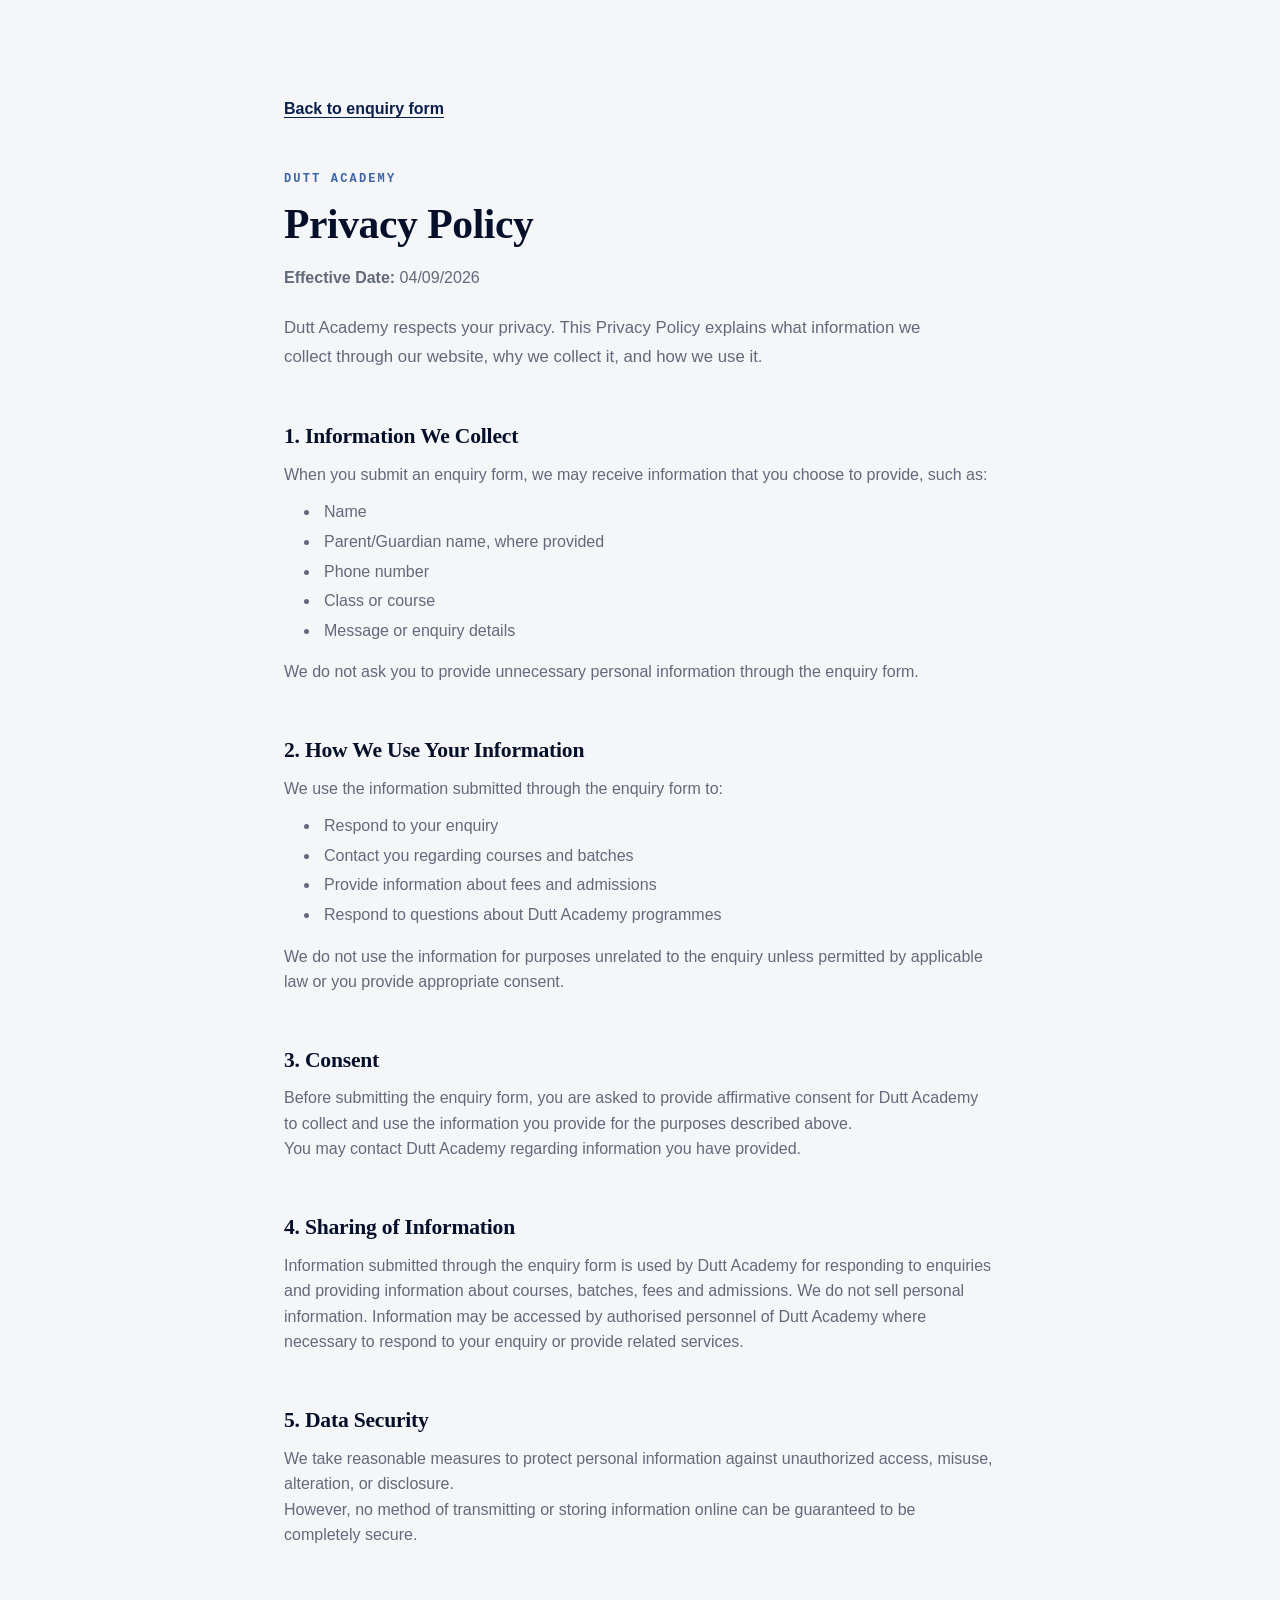
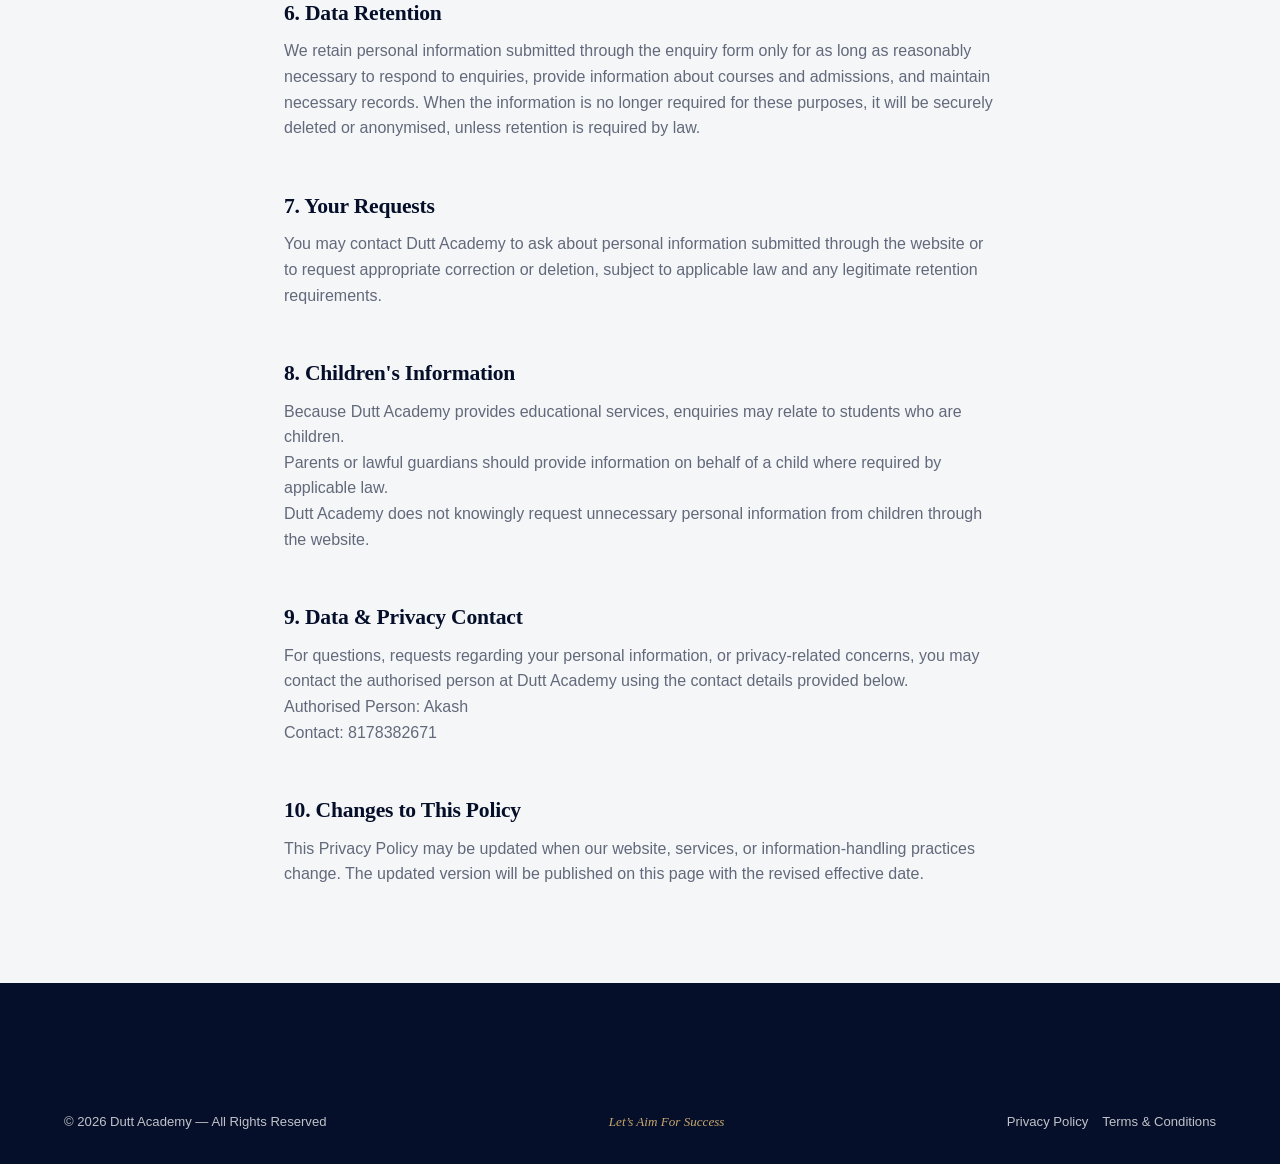
<file: privacy-policy.html>
<!DOCTYPE html>
<html lang="en">
<head>
<meta charset="UTF-8">
<meta name="viewport" content="width=device-width, initial-scale=1.0">
<title>Privacy Policy | Dutt Academy</title>
<meta name="description" content="Privacy information for enquiries submitted to Dutt Academy.">
<meta name="robots" content="index, follow">
<link rel="canonical" href="https://duttacademy.in/privacy-policy.html">
<meta property="og:type" content="article">
<meta property="og:url" content="https://duttacademy.in/privacy-policy.html">
<meta property="og:title" content="Privacy Policy | Dutt Academy">
<meta property="og:description" content="Privacy information for enquiries submitted to Dutt Academy.">
<meta property="og:image" content="https://duttacademy.in/assets/logo/dutt-academy-mark-lg.png">
<meta property="og:site_name" content="Dutt Academy">
<meta name="twitter:card" content="summary_large_image">
<meta name="twitter:title" content="Privacy Policy | Dutt Academy">
<meta name="twitter:description" content="Privacy information for enquiries submitted to Dutt Academy.">
<meta name="twitter:image" content="https://duttacademy.in/assets/logo/dutt-academy-mark-lg.png">
<link rel="icon" type="image/png" sizes="32x32" href="assets/logo/favicon-32.png">
<link rel="stylesheet" href="css/style.css">
<link rel="stylesheet" href="css/responsive.css">
</head>
<body>
<main class="privacy-page">
  <div class="container privacy-page__inner">
    <a class="privacy-page__back" href="index.html#contact">Back to enquiry form</a>
    <p class="eyebrow">DUTT ACADEMY</p>
    <h1 class="section-title">Privacy Policy</h1>
    <p class="privacy-page__effective-date"><strong>Effective Date:</strong> 04/09/2026</p>
    <p class="section-subtitle">Dutt Academy respects your privacy. This Privacy Policy explains what information we collect through our website, why we collect it, and how we use it.</p>

    <h2>1. Information We Collect</h2>
    <p>When you submit an enquiry form, we may receive information that you choose to provide, such as:</p>
    <ul class="privacy-page__list">
      <li>Name</li>
      <li>Parent/Guardian name, where provided</li>
      <li>Phone number</li>
      <li>Class or course</li>
      <li>Message or enquiry details</li>
    </ul>
    <p>We do not ask you to provide unnecessary personal information through the enquiry form.</p>

    <h2>2. How We Use Your Information</h2>
    <p>We use the information submitted through the enquiry form to:</p>
    <ul class="privacy-page__list">
      <li>Respond to your enquiry</li>
      <li>Contact you regarding courses and batches</li>
      <li>Provide information about fees and admissions</li>
      <li>Respond to questions about Dutt Academy programmes</li>
    </ul>
    <p>We do not use the information for purposes unrelated to the enquiry unless permitted by applicable law or you provide appropriate consent.</p>

    <h2>3. Consent</h2>
    <p>Before submitting the enquiry form, you are asked to provide affirmative consent for Dutt Academy to collect and use the information you provide for the purposes described above.</p>
    <p>You may contact Dutt Academy regarding information you have provided.</p>

    <h2>4. Sharing of Information</h2>
    <p>Information submitted through the enquiry form is used by Dutt Academy for responding to enquiries and providing information about courses, batches, fees and admissions. We do not sell personal information. Information may be accessed by authorised personnel of Dutt Academy where necessary to respond to your enquiry or provide related services.</p>

    <h2>5. Data Security</h2>
    <p>We take reasonable measures to protect personal information against unauthorized access, misuse, alteration, or disclosure.</p>
    <p>However, no method of transmitting or storing information online can be guaranteed to be completely secure.</p>

    <h2>6. Data Retention</h2>
    <p>We retain personal information submitted through the enquiry form only for as long as reasonably necessary to respond to enquiries, provide information about courses and admissions, and maintain necessary records. When the information is no longer required for these purposes, it will be securely deleted or anonymised, unless retention is required by law.</p>

    <h2>7. Your Requests</h2>
    <p>You may contact Dutt Academy to ask about personal information submitted through the website or to request appropriate correction or deletion, subject to applicable law and any legitimate retention requirements.</p>

    <h2>8. Children&apos;s Information</h2>
    <p>Because Dutt Academy provides educational services, enquiries may relate to students who are children.</p>
    <p>Parents or lawful guardians should provide information on behalf of a child where required by applicable law.</p>
    <p>Dutt Academy does not knowingly request unnecessary personal information from children through the website.</p>

    <h2>9. Data &amp; Privacy Contact</h2>
    <p>For questions, requests regarding your personal information, or privacy-related concerns, you may contact the authorised person at Dutt Academy using the contact details provided below.</p>
    <p>Authorised Person: Akash<br>Contact: 8178382671</p>

    <h2>10. Changes to This Policy</h2>
    <p>This Privacy Policy may be updated when our website, services, or information-handling practices change. The updated version will be published on this page with the revised effective date.</p>
  </div>
</main>
<footer class="footer">
  <div class="container footer__bottom">
    <p>&copy; 2026 Dutt Academy &mdash; All Rights Reserved</p>
    <p class="footer__slogan">Let&rsquo;s Aim For Success</p>
    <nav class="footer__legal-links" aria-label="Legal">
      <a href="privacy-policy.html">Privacy Policy</a>
      <a href="terms.html">Terms &amp; Conditions</a>
    </nav>
  </div>
</footer>
</body>
</html>
</file>
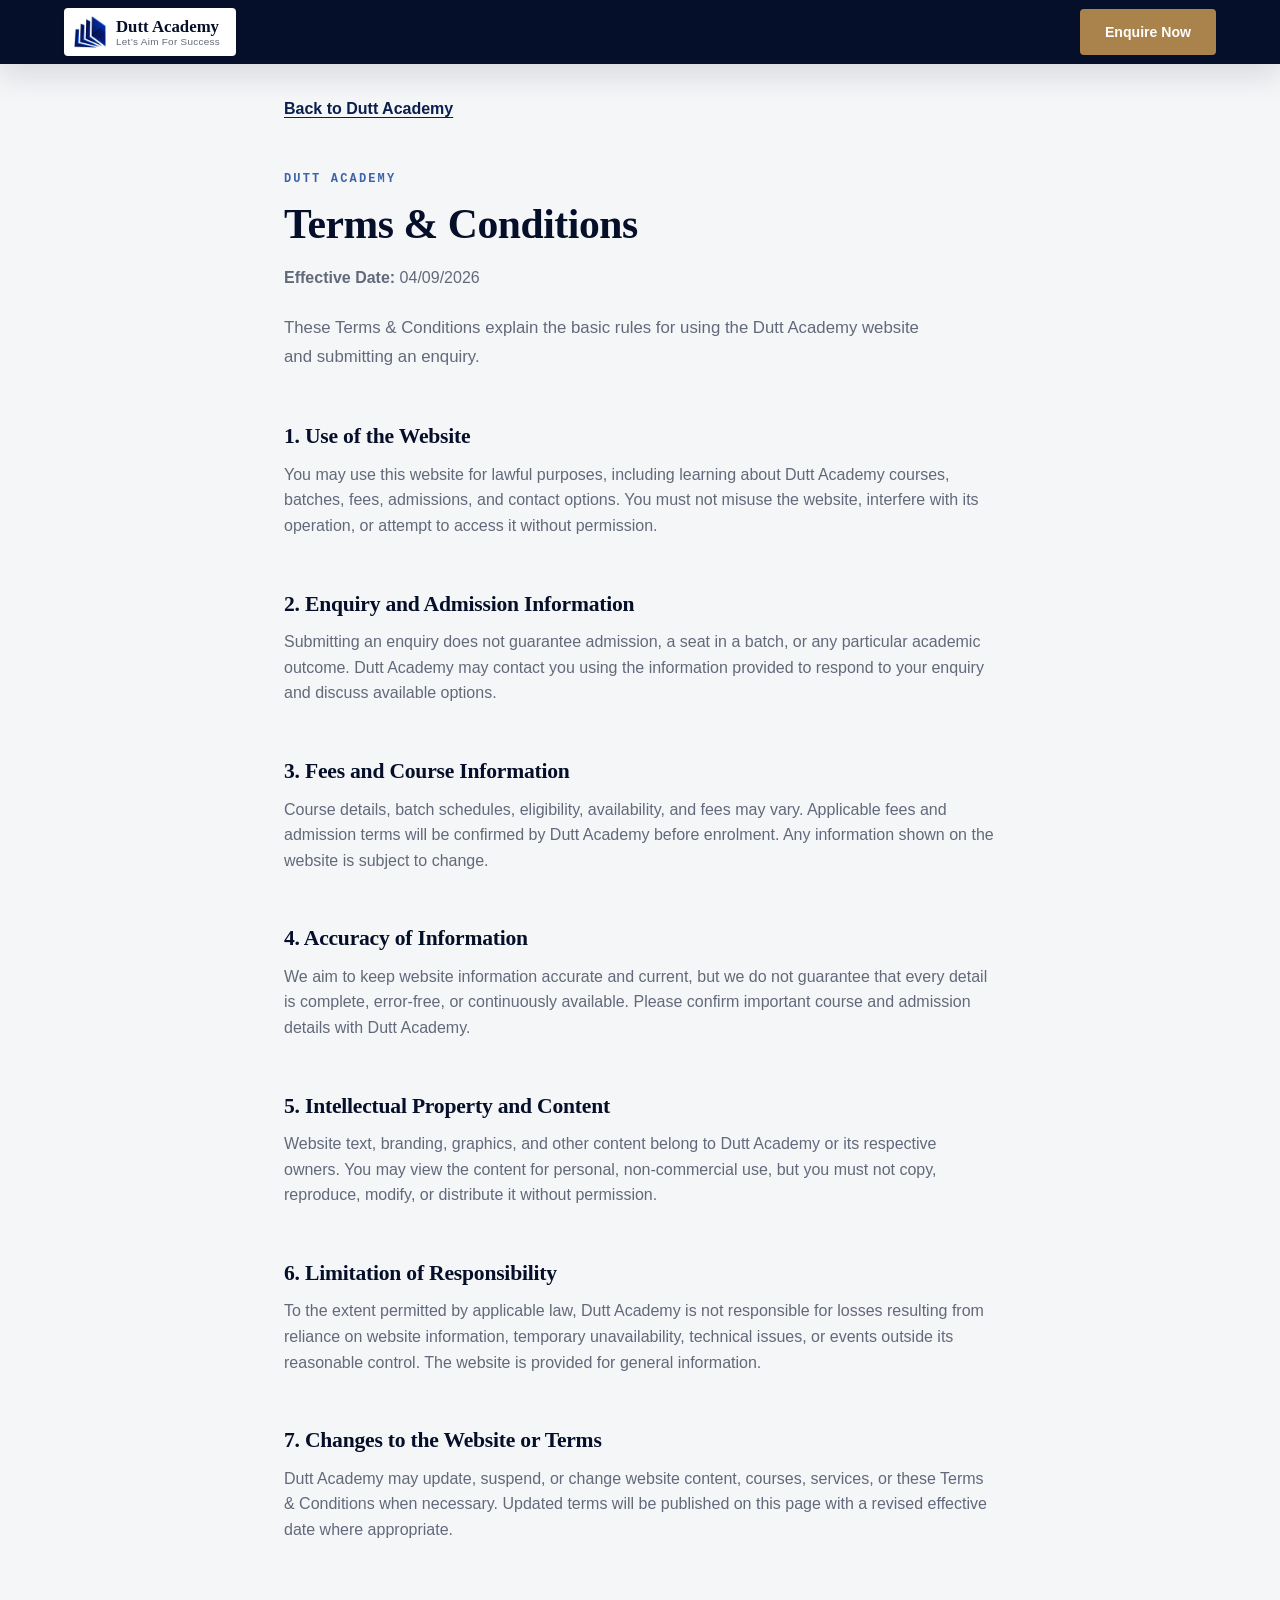
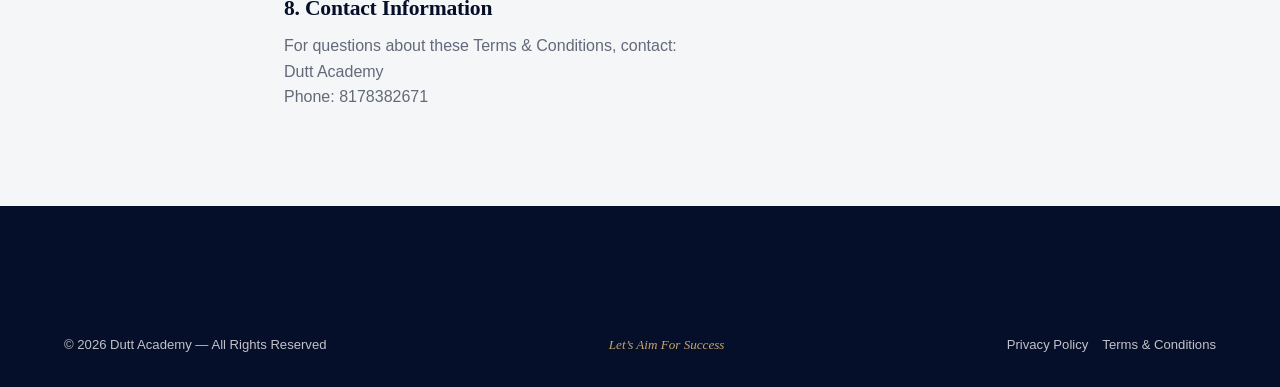
<file: terms.html>
<!DOCTYPE html>
<html lang="en">
<head>
<meta charset="UTF-8">
<meta name="viewport" content="width=device-width, initial-scale=1.0">
<title>Terms &amp; Conditions | Dutt Academy</title>
<meta name="description" content="Read the Terms &amp; Conditions for using the Dutt Academy website, submitting enquiries, and learning about courses and admissions.">
<meta name="robots" content="index, follow">
<link rel="canonical" href="https://duttacademy.in/terms.html">
<meta property="og:type" content="article">
<meta property="og:url" content="https://duttacademy.in/terms.html">
<meta property="og:title" content="Terms &amp; Conditions | Dutt Academy">
<meta property="og:description" content="Read the Terms &amp; Conditions for using the Dutt Academy website and submitting an enquiry.">
<meta property="og:image" content="https://duttacademy.in/assets/logo/dutt-academy-mark-lg.png">
<meta property="og:site_name" content="Dutt Academy">
<meta name="twitter:card" content="summary_large_image">
<meta name="twitter:title" content="Terms &amp; Conditions | Dutt Academy">
<meta name="twitter:description" content="Read the Terms &amp; Conditions for using the Dutt Academy website and submitting an enquiry.">
<meta name="twitter:image" content="https://duttacademy.in/assets/logo/dutt-academy-mark-lg.png">
<link rel="icon" type="image/png" sizes="32x32" href="assets/logo/favicon-32.png">
<link rel="stylesheet" href="css/style.css">
<link rel="stylesheet" href="css/responsive.css">
</head>
<body>
<header class="navbar is-scrolled" id="navbar">
  <div class="container navbar__inner">
    <a href="index.html" class="navbar__brand" aria-label="Dutt Academy home">
      <span class="navbar__logo-chip">
        <img src="assets/logo/dutt-academy-mark-sm.png" alt="Dutt Academy" class="navbar__logo-img" width="160" height="119">
        <span class="navbar__wordmark">
          <span class="navbar__wordmark-name">Dutt Academy</span>
          <span class="navbar__wordmark-tag">Let&rsquo;s Aim For Success</span>
        </span>
      </span>
    </a>
    <a href="index.html#contact" class="btn btn--gold navbar__cta">Enquire Now</a>
  </div>
</header>

<main class="privacy-page" id="main-content">
  <div class="container privacy-page__inner">
    <a class="privacy-page__back" href="index.html">Back to Dutt Academy</a>
    <p class="eyebrow">DUTT ACADEMY</p>
    <h1 class="section-title">Terms &amp; Conditions</h1>
    <p class="privacy-page__effective-date"><strong>Effective Date:</strong> 04/09/2026</p>
    <p class="section-subtitle">These Terms &amp; Conditions explain the basic rules for using the Dutt Academy website and submitting an enquiry.</p>

    <h2>1. Use of the Website</h2>
    <p>You may use this website for lawful purposes, including learning about Dutt Academy courses, batches, fees, admissions, and contact options. You must not misuse the website, interfere with its operation, or attempt to access it without permission.</p>

    <h2>2. Enquiry and Admission Information</h2>
    <p>Submitting an enquiry does not guarantee admission, a seat in a batch, or any particular academic outcome. Dutt Academy may contact you using the information provided to respond to your enquiry and discuss available options.</p>

    <h2>3. Fees and Course Information</h2>
    <p>Course details, batch schedules, eligibility, availability, and fees may vary. Applicable fees and admission terms will be confirmed by Dutt Academy before enrolment. Any information shown on the website is subject to change.</p>

    <h2>4. Accuracy of Information</h2>
    <p>We aim to keep website information accurate and current, but we do not guarantee that every detail is complete, error-free, or continuously available. Please confirm important course and admission details with Dutt Academy.</p>

    <h2>5. Intellectual Property and Content</h2>
    <p>Website text, branding, graphics, and other content belong to Dutt Academy or its respective owners. You may view the content for personal, non-commercial use, but you must not copy, reproduce, modify, or distribute it without permission.</p>

    <h2>6. Limitation of Responsibility</h2>
    <p>To the extent permitted by applicable law, Dutt Academy is not responsible for losses resulting from reliance on website information, temporary unavailability, technical issues, or events outside its reasonable control. The website is provided for general information.</p>

    <h2>7. Changes to the Website or Terms</h2>
    <p>Dutt Academy may update, suspend, or change website content, courses, services, or these Terms &amp; Conditions when necessary. Updated terms will be published on this page with a revised effective date where appropriate.</p>

    <h2>8. Contact Information</h2>
    <p>For questions about these Terms &amp; Conditions, contact:</p>
    <p>Dutt Academy<br>Phone: 8178382671</p>
  </div>
</main>

<footer class="footer">
  <div class="container footer__bottom">
    <p>&copy; 2026 Dutt Academy &mdash; All Rights Reserved</p>
    <p class="footer__slogan">Let&rsquo;s Aim For Success</p>
    <nav class="footer__legal-links" aria-label="Legal">
      <a href="privacy-policy.html">Privacy Policy</a>
      <a href="terms.html">Terms &amp; Conditions</a>
    </nav>
  </div>
</footer>
</body>
</html>
</file>
<file: css/style.css>
/* ==========================================================================
   Dutt Academy — Design System & Base Styles
   ========================================================================== */

:root {
  /* Brand colors */
  --color-primary: #0B1F4D;
  --color-primary-dark: #060F29;
  --color-primary-light: #1E3A73;
  --color-accent: #3D63A8;
  --color-accent-soft: #E9EDF6;
  --color-black: #0A0A0C;
  --color-white: #FFFFFF;
  --color-off-white: #F5F6F8;
  --color-muted: #62697A;
  --color-border: #E2E5EC;
  --color-gold: #A9824C;
  --color-gold-light: #C7A66F;

  /* Typography */
  --font-display: 'Fraunces', Georgia, serif;
  --font-body: 'Inter', -apple-system, BlinkMacSystemFont, 'Segoe UI', sans-serif;
  --font-mono: 'IBM Plex Mono', 'Courier New', monospace;

  /* Radius */
  --radius-sm: 4px;
  --radius-md: 10px;
  --radius-lg: 20px;

  /* Shadows */
  --shadow-sm: 0 1px 3px rgba(6, 15, 41, 0.08);
  --shadow-md: 0 12px 30px rgba(6, 15, 41, 0.12);
  --shadow-lg: 0 24px 60px rgba(6, 15, 41, 0.22);

  /* Spacing scale */
  --space-1: 0.25rem;
  --space-2: 0.5rem;
  --space-3: 0.75rem;
  --space-4: 1rem;
  --space-5: 1.5rem;
  --space-6: 2rem;
  --space-8: 3rem;
  --space-10: 4rem;
  --space-12: 6rem;

  /* Motion */
  --transition-fast: 180ms cubic-bezier(.4,0,.2,1);
  --transition-base: 280ms cubic-bezier(.4,0,.2,1);
  --transition-slow: 500ms cubic-bezier(.4,0,.2,1);

  --container-width: 1200px;
  --navbar-height: 84px;
}

@media (prefers-reduced-motion: reduce) {
  *, *::before, *::after {
    animation-duration: 0.001ms !important;
    animation-iteration-count: 1 !important;
    transition-duration: 0.001ms !important;
    scroll-behavior: auto !important;
  }
}

/* ---------- Reset ---------- */
*, *::before, *::after { box-sizing: border-box; }
html { scroll-behavior: smooth; scroll-padding-top: var(--navbar-height); }
body {
  margin: 0;
  font-family: var(--font-body);
  color: var(--color-black);
  background: var(--color-white);
  line-height: 1.6;
  -webkit-font-smoothing: antialiased;
  overflow-x: hidden;
}
body.modal-open {
  overflow: hidden;
  touch-action: none;
}
img { max-width: 100%; display: block; }
a { color: inherit; text-decoration: none; touch-action: manipulation; }
ul { list-style: none; margin: 0; padding: 0; }
button { font: inherit; cursor: pointer; touch-action: manipulation; }
input, select, textarea { font: inherit; }
h1, h2, h3, h4 { font-family: var(--font-display); margin: 0; font-weight: 600; letter-spacing: -0.01em; }
p { margin: 0; }

.skip-link {
  position: absolute;
  left: -999px;
  top: 0;
  background: var(--color-primary);
  color: #fff;
  padding: 12px 20px;
  z-index: 2000;
  border-radius: 0 0 var(--radius-sm) 0;
}
.skip-link:focus { left: 0; }

:focus-visible {
  outline: 2px solid var(--color-gold);
  outline-offset: 3px;
}

.container {
  width: 100%;
  max-width: var(--container-width);
  margin: 0 auto;
  padding: 0 24px;
}

.eyebrow {
  font-family: var(--font-mono);
  font-size: 0.75rem;
  font-weight: 600;
  letter-spacing: 0.18em;
  text-transform: uppercase;
  color: var(--color-accent);
  margin: 0 0 var(--space-3);
}
.eyebrow--light { color: var(--color-gold-light); }

.section-title {
  font-size: clamp(1.75rem, 1.4rem + 1.5vw, 2.75rem);
  line-height: 1.15;
  color: var(--color-primary-dark);
  margin-bottom: var(--space-4);
}
.section-title--light { color: var(--color-white); }

.section-subtitle {
  font-size: 1.05rem;
  color: var(--color-muted);
  max-width: 640px;
  line-height: 1.7;
}

.section-heading { margin-bottom: var(--space-10); }
.section-heading--light .section-subtitle { color: rgba(255,255,255,0.72); }

/* ---------- Buttons ---------- */
.btn {
  display: inline-flex;
  align-items: center;
  justify-content: center;
  gap: 8px;
  padding: 14px 30px;
  border-radius: var(--radius-sm);
  font-weight: 600;
  font-size: 0.95rem;
  border: 1px solid transparent;
  transition: transform var(--transition-fast), box-shadow var(--transition-fast), background var(--transition-fast), color var(--transition-fast), border-color var(--transition-fast);
  white-space: nowrap;
}
.btn--primary {
  background: var(--color-primary);
  color: var(--color-white);
  box-shadow: var(--shadow-sm);
}
.btn--primary:hover { background: var(--color-primary-light); box-shadow: var(--shadow-md); transform: translateY(-2px); }

.btn--gold {
  background: var(--color-gold);
  color: var(--color-white);
}
.btn--gold:hover { background: var(--color-gold-light); transform: translateY(-2px); box-shadow: var(--shadow-md); }

.btn--outline-light {
  border-color: rgba(255,255,255,0.5);
  color: var(--color-white);
  background: transparent;
}
.btn--outline-light:hover { background: rgba(255,255,255,0.1); border-color: #fff; }

.btn--outline-dark {
  border-color: var(--color-primary);
  color: var(--color-primary);
  background: transparent;
}
.btn--outline-dark:hover { background: var(--color-primary); color: #fff; }

/* ==========================================================================
   Navbar
   ========================================================================== */
.navbar {
  position: fixed;
  top: 0; left: 0; right: 0;
  z-index: 1000;
  transition: background var(--transition-base), box-shadow var(--transition-base), padding var(--transition-base);
  padding: 14px 0;
}
.navbar__inner {
  display: flex;
  align-items: center;
  justify-content: space-between;
  gap: var(--space-6);
}
.navbar__brand { display: inline-flex; align-items: center; }
.navbar__logo-chip {
  display: inline-flex;
  align-items: center;
  gap: 10px;
  background: #fff;
  padding: 8px 16px 8px 10px;
  border-radius: var(--radius-sm);
  box-shadow: var(--shadow-sm);
}
.navbar__logo-img { height: 32px; width: auto; }
.navbar__wordmark { display: flex; flex-direction: column; line-height: 1.15; }
.navbar__wordmark-name { font-family: var(--font-display); font-weight: 700; font-size: 1.05rem; color: var(--color-primary-dark); }
.navbar__wordmark-tag { font-family: var(--font-body); font-size: 0.62rem; letter-spacing: 0.03em; color: var(--color-muted); }

.navbar__nav { flex: 1; display: flex; justify-content: center; }
.navbar__list { display: flex; gap: var(--space-6); }
.navbar__link {
  font-size: 0.95rem;
  font-weight: 500;
  color: var(--color-white);
  position: relative;
  padding: 6px 2px;
  transition: color var(--transition-fast);
}
.navbar__link::after {
  content: '';
  position: absolute;
  left: 0; bottom: 0;
  width: 0; height: 2px;
  background: var(--color-gold);
  transition: width var(--transition-fast);
}
.navbar__link:hover::after { width: 100%; }

.navbar__cta { padding: 11px 24px; font-size: 0.88rem; }

.navbar__toggle {
  display: none;
  flex-direction: column;
  justify-content: center;
  align-items: center;
  gap: 4.5px;
  width: 44px;
  height: 44px;
  background: transparent;
  border: none;
  padding: 0;
  cursor: pointer;
}
.navbar__toggle-bar {
  height: 2px;
  width: 25px;
  background: var(--color-white);
  border-radius: 2px;
  transition: transform var(--transition-fast), opacity var(--transition-fast);
  transform-origin: center;
}
.navbar__toggle.is-active .navbar__toggle-bar:nth-child(1) { transform: translateY(6.5px) rotate(45deg); }
.navbar__toggle.is-active .navbar__toggle-bar:nth-child(2) { opacity: 0; }
.navbar__toggle.is-active .navbar__toggle-bar:nth-child(3) { transform: translateY(-6.5px) rotate(-45deg); }

.navbar.is-scrolled {
  background: var(--color-primary-dark);
  box-shadow: var(--shadow-md);
  padding: 8px 0;
}
.navbar:not(.is-scrolled) .navbar__link { color: var(--color-white); text-shadow: 0 1px 4px rgba(0,0,0,0.35); }

.mobile-menu {
  max-height: 0;
  overflow: hidden;
  background: var(--color-primary-dark);
  transition: max-height var(--transition-slow);
}
.mobile-menu.is-open { max-height: 480px; }
.mobile-menu__list { padding: var(--space-4) 24px var(--space-6); display: flex; flex-direction: column; gap: var(--space-2); }
.mobile-menu__link {
  display: block;
  padding: 12px 4px;
  color: #fff;
  font-weight: 500;
  border-bottom: 1px solid rgba(255,255,255,0.08);
}
.mobile-menu__cta { margin-top: var(--space-3); text-align: center; }

/* ==========================================================================
   Hero
   ========================================================================== */
.hero {
  position: relative;
  padding: calc(var(--navbar-height) + 64px) 0 var(--space-12);
  overflow: hidden;
  background: var(--color-primary-dark);
}
.hero__backdrop {
  position: absolute; inset: 0;
  background:
    radial-gradient(60% 55% at 82% 18%, rgba(61,99,168,0.35), transparent 60%),
    linear-gradient(160deg, var(--color-primary-dark) 0%, var(--color-primary) 55%, var(--color-primary-dark) 100%);
  z-index: 0;
}
.hero__inner {
  position: relative;
  z-index: 1;
  display: grid;
  grid-template-columns: minmax(0, 1.05fr) minmax(0, 0.95fr);
  gap: var(--space-10);
  align-items: center;
}
.hero__headline {
  font-size: clamp(2.2rem, 1.6rem + 2.6vw, 3.6rem);
  color: var(--color-white);
  line-height: 1.12;
  margin-bottom: var(--space-5);
}
.hero__lede {
  color: rgba(255,255,255,0.78);
  font-size: 1.08rem;
  max-width: 520px;
  margin-bottom: var(--space-6);
}
.hero__actions { display: flex; gap: var(--space-4); flex-wrap: wrap; margin-bottom: var(--space-6); }
.hero__trust-line {
  font-family: var(--font-mono);
  font-size: 0.8rem;
  letter-spacing: 0.04em;
  color: var(--color-gold-light);
}

.hero__visual { position: relative; height: 460px; }
.hero__pages {
  position: absolute;
  top: 50%; left: 50%;
  width: 92%; height: auto;
  transform: translate(-50%, -50%);
  filter: drop-shadow(0 30px 50px rgba(0,0,0,0.45));
}
.hero__card {
  position: absolute;
  background: rgba(255,255,255,0.96);
  border-radius: var(--radius-md);
  padding: 14px 18px;
  box-shadow: var(--shadow-lg);
  display: flex;
  flex-direction: column;
  gap: 2px;
  backdrop-filter: blur(6px);
}
.hero__card-value { font-family: var(--font-display); font-weight: 700; color: var(--color-primary-dark); font-size: 1.15rem; }
.hero__card-label { font-family: var(--font-mono); font-size: 0.68rem; letter-spacing: 0.04em; color: var(--color-muted); text-transform: uppercase; }
.hero__card--1 { top: 6%; right: 4%; }
.hero__card--2 { bottom: 30%; left: -2%; }
.hero__card--3 { bottom: 4%; right: 10%; }

/* ==========================================================================
   Stats strip
   ========================================================================== */
.stats { background: var(--color-white); padding: var(--space-10) 0 var(--space-6); border-bottom: 1px solid var(--color-border); }
.stats__grid {
  display: grid;
  grid-template-columns: repeat(4, minmax(0, 1fr));
  gap: var(--space-6);
  text-align: center;
}
.stats__item { display: flex; flex-direction: column; gap: 6px; }
.stats__number, .stats__text {
  font-family: var(--font-display);
  font-size: clamp(2rem, 1.6rem + 1.4vw, 2.75rem);
  font-weight: 700;
  color: var(--color-primary);
}
.stats__label { color: var(--color-muted); font-size: 0.92rem; }
.stats__disclaimer { color: var(--color-muted); font-size: 0.78rem; margin-top: var(--space-5); text-align: center; }

/* ==========================================================================
   About
   ========================================================================== */
.about { padding: var(--space-12) 0; background: var(--color-off-white); }
.about__grid {
  display: grid;
  grid-template-columns: 1fr;
  gap: var(--space-6);
  align-items: start;
}
.about__content { width: 100%; }
.about__subheading { font-family: var(--font-display); font-size: 1.3rem; color: var(--color-primary-dark); margin: 0 0 var(--space-5); }

.feature-list { display: grid; grid-template-columns: minmax(0, 1fr) minmax(0, 1fr); gap: var(--space-5); }
.feature-list__item { display: flex; gap: 14px; align-items: flex-start; }
.feature-list__icon {
  flex: none;
  width: 40px; height: 40px;
  border-radius: var(--radius-sm);
  background: var(--color-accent-soft);
  color: var(--color-primary);
  display: flex; align-items: center; justify-content: center;
}
.feature-list__icon svg { width: 20px; height: 20px; }
.feature-list__title { font-weight: 600; color: var(--color-primary-dark); margin: 0 0 2px; }
.feature-list__desc { color: var(--color-muted); font-size: 0.9rem; margin: 0; }

/* ========================================================================
    Page not found
    ======================================================================== */
  .not-found { min-height: calc(100vh - var(--navbar-height)); padding: calc(var(--navbar-height) + var(--space-10)) 0 var(--space-8); background: var(--color-white); overflow: hidden; }
  .not-found__inner { display: grid; grid-template-columns: minmax(0, 0.92fr) minmax(0, 1.08fr); gap: var(--space-8); align-items: center; min-height: 480px; }
  .not-found__content { min-width: 0; }
  .not-found__code { color: var(--color-primary); font-family: var(--font-display); font-size: clamp(5rem, 12vw, 9rem); font-weight: 700; line-height: 0.85; }
  .not-found__title { max-width: 560px; margin-top: var(--space-5); color: var(--color-primary-dark); font-size: clamp(2rem, 3.6vw, 3.2rem); line-height: 1.08; }
  .not-found__message { max-width: 480px; margin-top: var(--space-4); color: var(--color-muted); font-size: 1.05rem; line-height: 1.65; }
  .not-found__rule { display: block; width: 120px; height: 2px; margin: var(--space-5) 0; background: var(--color-gold); }
  .not-found__return-message { color: var(--color-primary-dark); font-size: 1rem; margin-bottom: var(--space-5); }
  .not-found__home-button { padding: 13px 24px; }
  .not-found__illustration { position: relative; width: 100%; max-width: 560px; height: 430px; margin: 0 auto; overflow: hidden; background: linear-gradient(145deg, var(--color-accent-soft), var(--color-white) 68%); border-radius: var(--radius-lg); }
  .not-found__sun { position: absolute; width: 300px; height: 300px; top: 34px; left: 50%; transform: translateX(-50%); border-radius: 50%; background: rgba(233,237,246,0.75); }
  .not-found__post { position: absolute; z-index: 2; width: 22px; height: 290px; left: 50%; bottom: 62px; transform: translateX(-50%); border-radius: 10px 10px 3px 3px; background: linear-gradient(90deg, var(--color-primary-dark), var(--color-primary-light), var(--color-primary-dark)); box-shadow: 8px 8px 0 rgba(11,31,77,0.08); }
  .not-found__sign { position: absolute; z-index: 3; display: flex; align-items: center; justify-content: center; width: 190px; height: 54px; color: var(--color-white); background: var(--color-primary); font-family: var(--font-mono); font-size: 0.72rem; font-weight: 600; letter-spacing: 0.1em; }
  .not-found__sign--top { top: 122px; left: calc(50% - 168px); transform: rotate(12deg); clip-path: polygon(0 0, 100% 0, 88% 100%, 0 100%); }
  .not-found__sign--bottom { top: 195px; left: calc(50% - 22px); color: var(--color-primary-dark); background: var(--color-white); border: 1px solid var(--color-border); transform: rotate(-8deg); clip-path: polygon(0 0, 100% 0, 88% 100%, 0 100%); }
  .not-found__book { position: absolute; z-index: 4; left: calc(50% - 142px); width: 180px; height: 28px; border: 5px solid var(--color-primary); border-radius: 10px 4px 4px 10px; background: var(--color-white); box-shadow: 10px 8px 0 var(--color-gold); }
  .not-found__book--top { bottom: 87px; transform: rotate(-4deg); }
  .not-found__book--middle { bottom: 61px; left: calc(50% - 128px); transform: rotate(3deg); border-color: var(--color-gold); box-shadow: 10px 8px 0 var(--color-primary); }
  .not-found__book--bottom { bottom: 38px; left: calc(50% - 116px); transform: rotate(-2deg); }
  .not-found__ground { position: absolute; z-index: 1; width: 76%; height: 22px; left: 12%; bottom: 32px; border-radius: 50%; background: rgba(11,31,77,0.12); }
  .not-found__help { padding: var(--space-5) 0; color: var(--color-muted); background: var(--color-off-white); text-align: center; }
  .not-found__help a { color: var(--color-primary); text-decoration: underline; text-underline-offset: 3px; }
  .not-found__help a:hover { color: var(--color-accent); }
/* ========================================================================
   Special batches
   ======================================================================== */
.special-batches { padding: var(--space-12) 0; background: var(--color-white); }
.special-batches .section-heading { margin-bottom: var(--space-6); }
.special-batches__grid { display: grid; grid-template-columns: repeat(3, minmax(0, 1fr)); gap: var(--space-5); }
.special-batch-card {
  display: grid;
  grid-template-columns: minmax(0, 1fr) minmax(130px, 0.72fr);
  min-width: 0;
  min-height: 230px;
  overflow: hidden;
  border: 1px solid var(--color-border);
  border-top: 3px solid var(--color-gold);
  border-radius: var(--radius-md);
  background: var(--color-white);
  box-shadow: var(--shadow-sm);
  transition: transform var(--transition-base), box-shadow var(--transition-base);
}
.special-batch-card:hover { transform: translateY(-4px); box-shadow: var(--shadow-md); }
.special-batch-card__content { display: flex; flex-direction: column; align-items: flex-start; min-width: 0; padding: var(--space-5); }
.special-batch-card__eyebrow { margin-bottom: var(--space-3); color: var(--color-gold); font-family: var(--font-mono); font-size: 0.65rem; font-weight: 600; letter-spacing: 0.08em; line-height: 1.4; }
.special-batch-card__title { color: var(--color-primary-dark); font-size: 1.35rem; line-height: 1.2; }
.special-batch-card__meta { margin-top: var(--space-3); color: var(--color-muted); font-size: 0.82rem; line-height: 1.5; }
.special-batch-card__meta strong { color: var(--color-primary); font-weight: 600; }
.special-batch-card__button { margin-top: auto; padding: 10px 16px; font-size: 0.82rem; }
.special-batch-card__image { min-width: 0; background: var(--color-accent-soft); border-left: 1px solid var(--color-border); }
.special-batch-card__image--biology { overflow: hidden; }
.special-batch-card__image--biology img { width: 100%; height: 100%; object-fit: cover; object-position: 50% 18%; transform: scale(1.5); transform-origin: 50% 18%; }
.special-batch-card__image--chemistry { overflow: hidden; }
.special-batch-card__image--chemistry img { width: 100%; height: 100%; object-fit: cover; object-position: 50% 28%; }
.special-batch-card__image--physics { overflow: hidden; }
.special-batch-card__image--physics img { width: 100%; height: 100%; object-fit: cover; object-position: 50% 24%; }
.special-batch-card__image--akash { overflow: hidden; }
.special-batch-card__image--akash img { width: 100%; height: 100%; object-fit: cover; object-position: 50% 22%; }
.special-batch-card__image--sl { overflow: hidden; }
.special-batch-card__image--sl img { width: 100%; height: 100%; object-fit: cover; object-position: 50% 22%; }

/* ==========================================================================
   Courses
   ========================================================================== */
.courses { padding: var(--space-12) 0; }

.courses__filter-bar {
  display: flex;
  justify-content: center;
  align-items: center;
  gap: var(--space-2);
  margin-bottom: var(--space-8);
  flex-wrap: wrap;
}
.course-filter-btn {
  font-family: var(--font-mono);
  font-size: 0.76rem;
  letter-spacing: 0.08em;
  text-transform: uppercase;
  font-weight: 600;
  padding: 8px 18px;
  border-radius: 999px;
  border: 1px solid var(--color-border);
  background: var(--color-off-white);
  color: var(--color-muted);
  cursor: pointer;
  transition: all var(--transition-fast);
  white-space: nowrap;
}
.course-filter-btn:hover {
  border-color: var(--color-accent);
  color: var(--color-primary-dark);
  background: var(--color-white);
}
.course-filter-btn.is-active {
  background: var(--color-primary);
  color: var(--color-white);
  border-color: var(--color-primary);
  box-shadow: var(--shadow-sm);
}

.courses__grid {
  display: grid;
  grid-template-columns: repeat(3, minmax(0, 1fr));
  gap: var(--space-6);
}

.course-card {
  background: var(--color-white);
  border: 1px solid var(--color-border);
  border-top: 3px solid var(--color-primary);
  border-radius: var(--radius-md);
  padding: var(--space-6);
  transition: transform var(--transition-base), box-shadow var(--transition-base), border-color var(--transition-base), border-top-color var(--transition-base);
  display: flex;
  flex-direction: column;
  position: relative;
  min-width: 0;
}
.course-card:hover {
  transform: translateY(-6px);
  box-shadow: var(--shadow-md);
  border-color: var(--color-accent);
  border-top-color: var(--color-gold);
}

.course-card__top {
  display: flex;
  align-items: center;
  justify-content: space-between;
  margin-bottom: var(--space-4);
}
.course-card__icon {
  width: 44px;
  height: 44px;
  border-radius: var(--radius-sm);
  background: var(--color-accent-soft);
  color: var(--color-primary);
  display: flex;
  align-items: center;
  justify-content: center;
  transition: transform var(--transition-base), background var(--transition-base), color var(--transition-base);
}
.course-card:hover .course-card__icon {
  background: var(--color-primary);
  color: var(--color-white);
  transform: scale(1.05);
}
.course-card__icon svg {
  width: 22px;
  height: 22px;
}
.course-card__category {
  font-family: var(--font-mono);
  font-size: 0.68rem;
  letter-spacing: 0.08em;
  text-transform: uppercase;
  color: var(--color-gold);
  font-weight: 600;
}

.course-card__title {
  font-family: var(--font-display);
  font-size: 1.25rem;
  color: var(--color-primary-dark);
  margin: 0 0 var(--space-2);
}
.course-card__desc {
  color: var(--color-muted);
  font-size: 0.88rem;
  line-height: 1.55;
  margin: 0 0 var(--space-4);
}

.course-card__suitable {
  background: var(--color-off-white);
  border-left: 3px solid var(--color-accent);
  padding: 8px 12px;
  border-radius: 0 var(--radius-sm) var(--radius-sm) 0;
  margin-bottom: var(--space-4);
  display: flex;
  flex-direction: column;
  gap: 2px;
}
.course-card__suitable-label {
  font-family: var(--font-mono);
  font-size: 0.64rem;
  text-transform: uppercase;
  letter-spacing: 0.08em;
  color: var(--color-muted);
  font-weight: 600;
}
.course-card__suitable-value {
  font-size: 0.85rem;
  font-weight: 600;
  color: var(--color-primary-dark);
}

.course-card__benefits-wrap {
  margin-bottom: var(--space-5);
}
.course-card__benefits-title {
  font-family: var(--font-mono);
  font-size: 0.68rem;
  text-transform: uppercase;
  letter-spacing: 0.08em;
  color: var(--color-muted);
  margin-bottom: 8px;
  display: block;
  font-weight: 600;
}
.course-card__benefits {
  margin: 0;
  padding: 0;
  list-style: none;
  display: flex;
  flex-direction: column;
  gap: 7px;
}
.course-card__benefits li {
  font-size: 0.82rem;
  color: var(--color-primary-dark);
  display: flex;
  align-items: flex-start;
  gap: 8px;
  line-height: 1.4;
}
.course-card__benefit-check {
  color: var(--color-gold);
  font-weight: 700;
  flex: none;
  font-size: 0.85rem;
}

.course-card__actions {
  margin-top: auto;
  padding-top: var(--space-4);
  border-top: 1px dashed var(--color-border);
}
.course-card__cta {
  background: none;
  border: none;
  padding: 0;
  font-family: var(--font-body);
  font-weight: 600;
  color: var(--color-primary);
  font-size: 0.9rem;
  cursor: pointer;
  display: inline-flex;
  align-items: center;
  gap: 6px;
  transition: color var(--transition-fast), transform var(--transition-fast);
}
.course-card__cta:hover {
  color: var(--color-accent);
  transform: translateX(4px);
}

/* ---------- Course Details Modal ---------- */
.course-modal {
  background: var(--color-white);
  border-radius: var(--radius-lg);
  max-width: 580px;
  width: 100%;
  max-height: 88vh;
  overflow-y: auto;
  -webkit-overflow-scrolling: touch;
  padding: var(--space-8);
  position: relative;
  box-shadow: var(--shadow-lg);
  transform: translate3d(0, 20px, 0) scale(0.98);
  opacity: 0;
  transition: transform var(--transition-base), opacity var(--transition-base);
  will-change: transform, opacity;
  contain: content;
}
.modal-overlay.is-visible .course-modal {
  transform: translate3d(0, 0, 0) scale(1);
  opacity: 1;
}

.course-modal__header {
  margin-bottom: var(--space-5);
  padding-right: var(--space-6);
}
.course-modal__eyebrow {
  font-family: var(--font-mono);
  font-size: 0.72rem;
  letter-spacing: 0.12em;
  text-transform: uppercase;
  color: var(--color-gold);
  margin-bottom: 4px;
  display: block;
  font-weight: 600;
}
.course-modal__title {
  font-family: var(--font-display);
  font-size: 1.5rem;
  color: var(--color-primary-dark);
  margin: 0 0 var(--space-2);
}
.course-modal__desc {
  color: var(--color-muted);
  font-size: 0.92rem;
  line-height: 1.6;
  margin: 0;
}

.course-modal__facts {
  display: grid;
  grid-template-columns: repeat(2, minmax(0, 1fr));
  gap: var(--space-3) var(--space-4);
  background: var(--color-off-white);
  border: 1px solid var(--color-border);
  border-radius: var(--radius-md);
  padding: var(--space-4) var(--space-5);
  margin: 0 0 var(--space-6);
}
.course-modal__facts dt {
  font-family: var(--font-mono);
  font-size: 0.65rem;
  letter-spacing: 0.08em;
  text-transform: uppercase;
  color: var(--color-muted);
  margin-bottom: 2px;
}
.course-modal__facts dd {
  margin: 0;
  font-weight: 600;
  color: var(--color-primary-dark);
  font-size: 0.88rem;
}

.course-modal__section {
  margin-bottom: var(--space-5);
}
.course-modal__section-title {
  font-family: var(--font-mono);
  font-size: 0.72rem;
  text-transform: uppercase;
  letter-spacing: 0.1em;
  color: var(--color-muted);
  margin: 0 0 var(--space-3);
  border-bottom: 1px solid var(--color-border);
  padding-bottom: 4px;
}
.course-modal__list {
  margin: 0;
  padding: 0;
  list-style: none;
  display: flex;
  flex-direction: column;
  gap: 8px;
}
.course-modal__list li {
  font-size: 0.88rem;
  color: var(--color-primary-dark);
  display: flex;
  align-items: flex-start;
  gap: 8px;
  line-height: 1.45;
}
.course-modal__list--outcomes li::before {
  content: '•';
  color: var(--color-accent);
  font-weight: 700;
  margin-right: 2px;
}
.course-modal__check {
  color: var(--color-gold);
  font-weight: 700;
  flex: none;
}
.course-modal__assessment {
  margin: 0;
  font-size: 0.88rem;
  color: var(--color-primary-dark);
  line-height: 1.55;
  background: var(--color-accent-soft);
  padding: var(--space-3) var(--space-4);
  border-radius: var(--radius-sm);
  border-left: 3px solid var(--color-primary);
}

.course-modal__cta-wrap {
  margin-top: var(--space-6);
  padding-top: var(--space-4);
  border-top: 1px solid var(--color-border);
}
.course-modal__enquire-btn {
  width: 100%;
  display: flex;
  justify-content: center;
  align-items: center;
  min-height: 44px;
}

/* ==========================================================================
   Approach (dark band)
   ========================================================================== */
.approach { background: var(--color-primary-dark); padding: var(--space-12) 0; }
.approach__grid { display: grid; grid-template-columns: repeat(3, minmax(0, 1fr)); gap: var(--space-8); margin-top: var(--space-8); }
.approach__index { font-family: var(--font-mono); color: var(--color-gold-light); font-size: 0.85rem; letter-spacing: 0.08em; }
.approach__title { font-size: 1.4rem; color: var(--color-white); margin: 10px 0 10px; }
.approach__desc { color: rgba(255,255,255,0.68); font-size: 0.95rem; line-height: 1.7; }

/* ==========================================================================
   Students
   ========================================================================== */
.students { padding: var(--space-12) 0; background: var(--color-white); }
.students__grid {
  display: grid;
  grid-template-columns: repeat(4, minmax(0, 1fr));
  gap: var(--space-5);
}
.student-card {
  border-radius: var(--radius-md);
  overflow: hidden;
  border: 1px solid var(--color-border);
  background: var(--color-white);
  transition: transform var(--transition-base), box-shadow var(--transition-base);
  display: flex;
  flex-direction: column;
}
.student-card:hover { transform: translateY(-8px); box-shadow: var(--shadow-lg); }
.student-card__photo-wrap { position: relative; aspect-ratio: 4 / 5; overflow: hidden; background: var(--color-primary); }
.student-card__photo { width: 100%; height: 100%; object-fit: cover; transition: transform var(--transition-slow); }
.student-card:hover .student-card__photo { transform: scale(1.06); }
.student-card__badge {
  position: absolute; top: 10px; left: 10px;
  background: var(--color-gold);
  color: #fff;
  font-family: var(--font-mono);
  font-size: 0.65rem;
  letter-spacing: 0.05em;
  padding: 5px 10px;
  border-radius: 999px;
  text-transform: uppercase;
}
.student-card__body { padding: var(--space-4); display: flex; flex-direction: column; gap: 4px; flex: 1; }
.student-card__name { font-family: var(--font-display); font-size: 1.05rem; color: var(--color-primary-dark); }
.student-card__stream { font-size: 0.82rem; color: var(--color-muted); }
.student-card__score-row { display: flex; justify-content: space-between; align-items: baseline; margin: 6px 0 4px; }
.student-card__score { font-family: var(--font-mono); font-weight: 600; color: var(--color-primary); }
.student-card__year { font-size: 0.75rem; color: var(--color-muted); }
.student-card__highlight { font-size: 0.82rem; color: var(--color-muted); margin-bottom: var(--space-3); }
.student-card__cta {
  margin-top: auto;
  border: 1px solid var(--color-primary);
  color: var(--color-primary);
  text-align: center;
  padding: 9px 12px;
  border-radius: var(--radius-sm);
  font-size: 0.82rem;
  font-weight: 600;
  transition: background var(--transition-fast), color var(--transition-fast);
  background: none;
  width: 100%;
}
.student-card__cta:hover { background: var(--color-primary); color: #fff; }

/* Student Modal */
.modal-overlay {
  position: fixed; inset: 0;
  background: rgba(6, 15, 41, 0.6);
  backdrop-filter: blur(3px);
  -webkit-backdrop-filter: blur(3px);
  display: flex;
  align-items: center;
  justify-content: center;
  padding: var(--space-5);
  z-index: 2000;
  opacity: 0;
  visibility: hidden;
  pointer-events: none;
  transition: opacity var(--transition-base), visibility var(--transition-base);
  will-change: opacity;
  touch-action: manipulation;
}
.modal-overlay.is-visible {
  opacity: 1;
  visibility: visible;
  pointer-events: auto;
}
.modal-overlay[hidden] { display: none; }

.student-modal {
  background: var(--color-white);
  border-radius: var(--radius-lg);
  max-width: 520px;
  width: 100%;
  max-height: 88vh;
  overflow-y: auto;
  -webkit-overflow-scrolling: touch;
  padding: var(--space-8);
  position: relative;
  box-shadow: var(--shadow-lg);
  transform: translate3d(0, 20px, 0) scale(0.98);
  opacity: 0;
  transition: transform var(--transition-base), opacity var(--transition-base);
  will-change: transform, opacity;
  contain: content;
}
.modal-overlay.is-visible .student-modal { transform: translate3d(0, 0, 0) scale(1); opacity: 1; }

.modal__close {
  position: absolute;
  top: 18px; right: 18px;
  width: 36px; height: 36px;
  border-radius: 50%;
  border: 1px solid var(--color-border);
  background: var(--color-off-white);
  font-size: 1.4rem;
  line-height: 1;
  color: var(--color-primary-dark);
  display: flex; align-items: center; justify-content: center;
}
.modal__close:hover { background: var(--color-primary); color: #fff; }

.student-modal__header { display: flex; gap: var(--space-4); align-items: center; margin-bottom: var(--space-6); }
.student-modal__photo { width: 84px; height: 84px; border-radius: 50%; object-fit: cover; border: 3px solid var(--color-accent-soft); }
.student-modal__eyebrow { font-family: var(--font-mono); font-size: 0.68rem; letter-spacing: 0.12em; color: var(--color-accent); margin-bottom: 4px; }
.student-modal__name { font-size: 1.4rem; color: var(--color-primary-dark); }
.student-modal__course { color: var(--color-muted); font-size: 0.9rem; }

.student-modal__ledger {
  background: var(--color-off-white);
  border: 1px solid var(--color-border);
  border-radius: var(--radius-md);
  padding: var(--space-5);
  margin-bottom: var(--space-6);
}
.student-modal__ledger-title {
  font-family: var(--font-mono);
  font-size: 0.72rem;
  letter-spacing: 0.1em;
  text-transform: uppercase;
  color: var(--color-muted);
  margin-bottom: var(--space-3);
}
.ledger-table { width: 100%; border-collapse: collapse; font-family: var(--font-mono); font-size: 0.9rem; }
.ledger-table td { padding: 7px 0; border-bottom: 1px dashed var(--color-border); color: var(--color-primary-dark); }
.ledger-table td:last-child { text-align: right; font-weight: 600; }
.ledger-table tr:last-child td { border-bottom: none; }
.student-modal__overall {
  display: flex; justify-content: space-between; align-items: baseline;
  margin-top: var(--space-4);
  padding-top: var(--space-4);
  border-top: 2px solid var(--color-primary);
  font-family: var(--font-mono);
}
.student-modal__overall-value { font-size: 1.4rem; font-weight: 700; color: var(--color-primary); }

.student-modal__facts { display: grid; grid-template-columns: repeat(3, minmax(0, 1fr)); gap: var(--space-4); margin: 0 0 var(--space-6); }
.student-modal__facts--two-col { grid-template-columns: repeat(2, minmax(0, 1fr)); }
.student-modal__facts dt { font-family: var(--font-mono); font-size: 0.65rem; letter-spacing: 0.08em; text-transform: uppercase; color: var(--color-muted); margin-bottom: 4px; }
.student-modal__facts dd { margin: 0; font-weight: 600; color: var(--color-primary-dark); font-size: 0.88rem; }

.student-modal__quote {
  margin: 0;
  padding: var(--space-5);
  border: 1px solid var(--color-border);
  border-left: 4px solid var(--color-gold);
  background: var(--color-off-white);
  border-radius: var(--radius-md);
  position: relative;
}
.student-modal__quote-mark {
  display: block;
  font-family: var(--font-display);
  font-size: 2.2rem;
  line-height: 1;
  color: var(--color-gold);
  margin-bottom: var(--space-2);
  user-select: none;
}
.student-modal__quote-text {
  margin: 0;
  font-style: italic;
  color: var(--color-primary-dark);
  font-size: 0.92rem;
  line-height: 1.6;
}

/* ==========================================================================
   Results
   ========================================================================== */
.results { padding: var(--space-12) 0; background: var(--color-off-white); }
.results__grid { display: grid; grid-template-columns: repeat(4, minmax(0, 1fr)); gap: var(--space-5); }
.results__card {
  min-width: 0;
  background: var(--color-white);
  border: 1px solid var(--color-border);
  border-radius: var(--radius-md);
  padding: var(--space-6) var(--space-5);
  text-align: center;
  transition: transform var(--transition-base), box-shadow var(--transition-base);
}
.results__card:hover { transform: translateY(-4px); box-shadow: var(--shadow-md); }
.results__value { display: block; font-family: var(--font-display); font-size: 1.9rem; font-weight: 700; color: var(--color-primary); margin-bottom: 6px; }
.results__label { color: var(--color-muted); font-size: 0.85rem; }

/* ==========================================================================
   CTA banner
   ========================================================================== */
.cta-banner {
  background: linear-gradient(120deg, var(--color-primary) 0%, var(--color-primary-dark) 100%);
  padding: var(--space-10) 0;
}
.cta-banner__inner { text-align: center; }
.cta-banner__title { color: var(--color-white); font-size: clamp(1.5rem, 1.2rem + 1.2vw, 2.2rem); margin-bottom: var(--space-3); }
.cta-banner__text { color: rgba(255,255,255,0.75); margin-bottom: var(--space-6); }

/* ==========================================================================
   Contact
   ========================================================================== */
.contact { padding: var(--space-12) 0; }
.contact__grid { display: grid; grid-template-columns: minmax(0, 0.9fr) minmax(0, 1.1fr); gap: var(--space-10); min-width: 0; }
.contact__channels { display: flex; flex-direction: column; gap: var(--space-4); margin-top: var(--space-6); }
.contact__channel {
  display: flex; align-items: center; gap: 14px;
  padding: var(--space-4);
  border: 1px solid var(--color-border);
  border-radius: var(--radius-md);
  transition: border-color var(--transition-fast), transform var(--transition-fast);
}
.contact__channel:hover { border-color: var(--color-accent); transform: translateX(4px); }
.contact__channel-icon {
  width: 42px; height: 42px; flex: none;
  border-radius: 50%;
  background: var(--color-accent-soft);
  color: var(--color-primary);
  display: flex; align-items: center; justify-content: center;
}
.contact__channel-icon svg { width: 20px; height: 20px; }
.contact__channel-title { display: block; font-weight: 600; color: var(--color-primary-dark); font-size: 0.92rem; }
.contact__channel-sub { display: block; font-size: 0.82rem; color: var(--color-muted); }

.contact__form {
  width: 100%;
  max-width: 920px;
  background: var(--color-white);
  border: 0;
  border-radius: 0;
  padding: 0;
  display: flex;
  flex-direction: column;
  gap: 28px;
  min-width: 0;
}
.form-row { display: flex; flex-direction: column; gap: 14px; min-width: 0; }
.form-row[hidden] { display: none; }
.form-row label { font-size: 1rem; font-weight: 700; color: var(--color-primary-dark); }
.form-required {
  display: inline-flex;
  align-items: center;
  justify-content: center;
  width: 16px;
  height: 16px;
  margin-left: 4px;
  border-radius: 50%;
  background: #E5E7EB;
  color: #6B7280;
  font-size: 0.7rem;
  line-height: 1;
  vertical-align: 2px;
}
.form-row input, .form-row select, .form-row textarea {
  width: 100%;
  min-width: 0;
  padding: 14px 16px;
  border: 1px solid #D1D5DB;
  border-radius: 11px;
  background: var(--color-white);
  color: var(--color-primary-dark);
  font-size: 1rem;
  min-height: 50px;
  transition: border-color var(--transition-fast), box-shadow var(--transition-fast);
}
.form-row input::placeholder, .form-row textarea::placeholder { color: #9CA3AF; }
.form-row textarea { min-height: 156px; resize: vertical; }
.form-row input:focus, .form-row select:focus, .form-row textarea:focus {
  border-color: var(--color-accent);
  box-shadow: 0 0 0 3px rgba(61,99,168,0.15);
  outline: none;
}
.form-row input.is-invalid, .form-row select.is-invalid, .form-row textarea.is-invalid {
  border-color: #C0392B;
}
.form-row--split { flex-direction: column; gap: 28px; min-width: 0; }
.form-row--split > div { flex: 1; min-width: 0; display: flex; flex-direction: column; gap: 14px; }
.form-error { font-size: 0.78rem; color: #C0392B; min-height: 1em; }
.contact__consent { display: flex; flex-direction: column; gap: 6px; }
.contact__consent-label { display: flex; align-items: flex-start; gap: 10px; color: var(--color-muted); font-size: 0.86rem; line-height: 1.55; cursor: pointer; }
.contact__consent-label input { width: 18px; height: 18px; flex: 0 0 auto; margin: 2px 0 0; accent-color: var(--color-primary); cursor: pointer; }
.contact__consent-label a { color: var(--color-primary); text-decoration: underline; text-underline-offset: 2px; }
.contact__consent-label a:hover { color: var(--color-accent); }
.contact__consent-label input.is-invalid { outline: 2px solid #C0392B; outline-offset: 2px; }
.contact__submit { margin-top: var(--space-2); }
.contact__success { color: #1E7A46; font-size: 0.9rem; font-weight: 600; }

/* ========================================================================
  Privacy policy
  ======================================================================== */
.privacy-page { min-height: 100vh; padding: var(--space-12) 0; background: var(--color-off-white); }
.privacy-page__inner { max-width: 760px; }
.privacy-page__back { display: inline-block; margin-bottom: var(--space-8); color: var(--color-primary); font-weight: 600; text-decoration: underline; text-underline-offset: 3px; }
.privacy-page__inner h2 { margin-top: var(--space-8); margin-bottom: var(--space-2); color: var(--color-primary-dark); font-size: 1.35rem; }
.privacy-page__effective-date { margin-bottom: var(--space-5); color: var(--color-muted); }
.privacy-page__list { list-style: disc; margin: var(--space-3) 0 var(--space-4) 1.25rem; padding-left: var(--space-4); color: var(--color-muted); }
.privacy-page__list li { margin-bottom: var(--space-1); padding-left: var(--space-1); }
.privacy-page__note { font-style: italic; }
.privacy-page__inner p:not(.eyebrow):not(.section-subtitle) { color: var(--color-muted); }

/* ==========================================================================
   Map
   ========================================================================== */
.map-section { padding: 0 0 var(--space-12); }
.map-card {
  display: grid;
  grid-template-columns: minmax(0, 1fr) minmax(0, 1fr);
  gap: var(--space-8);
  align-items: center;
  background: var(--color-off-white);
  border-radius: var(--radius-lg);
  padding: var(--space-8);
}
.map-card__frame { border-radius: var(--radius-md); overflow: hidden; box-shadow: var(--shadow-md); height: 260px; }
.map-card__frame iframe { width: 100%; height: 100%; border: 0; }

/* ==========================================================================
   Footer
   ========================================================================== */
.footer { background: var(--color-primary-dark); color: rgba(255,255,255,0.75); padding: var(--space-12) 0 var(--space-6); }
.footer__grid { display: grid; grid-template-columns: minmax(0, 1.3fr) minmax(0, 0.8fr) minmax(0, 1fr) minmax(0, 0.7fr); gap: var(--space-8); padding-bottom: var(--space-8); border-bottom: 1px solid rgba(255,255,255,0.1); }
.footer__logo-row { display: flex; align-items: center; gap: 10px; margin-bottom: var(--space-4); }
.footer__logo { height: 36px; width: auto; }
.footer__wordmark { font-family: var(--font-display); font-weight: 700; font-size: 1.15rem; color: #fff; }
.footer__tagline { font-family: var(--font-display); font-style: italic; color: var(--color-gold-light); margin-bottom: var(--space-3); }
.footer__desc { font-size: 0.88rem; line-height: 1.7; }
.footer__heading { color: #fff; font-family: var(--font-body); font-size: 0.85rem; letter-spacing: 0.06em; text-transform: uppercase; margin-bottom: var(--space-4); }
.footer__links ul { display: flex; flex-direction: column; gap: 10px; }
.footer__links a, .footer__contact a { font-size: 0.9rem; transition: color var(--transition-fast); }
.footer__links a:hover, .footer__contact a:hover { color: #fff; }
.footer__contact p { font-size: 0.9rem; margin-bottom: 8px; }
.footer__social-links { display: flex; align-items: center; gap: 12px; }
.footer__social-links a { width: 40px; height: 40px; display: inline-flex; align-items: center; justify-content: center; color: rgba(255,255,255,0.75); border: 1px solid rgba(255,255,255,0.22); border-radius: 50%; transition: color var(--transition-fast), border-color var(--transition-fast), transform var(--transition-fast), background var(--transition-fast); }
.footer__social-links a:hover, .footer__social-links a:focus-visible { color: #fff; border-color: var(--color-gold-light); background: rgba(169,130,76,0.16); transform: translateY(-2px); }
.footer__social-links a:focus-visible { outline: 2px solid var(--color-gold-light); outline-offset: 3px; }
.footer__social-links svg { width: 19px; height: 19px; }
.footer__bottom { display: flex; justify-content: space-between; align-items: center; padding-top: var(--space-6); font-size: 0.82rem; flex-wrap: wrap; gap: 8px; }
.footer__slogan { font-family: var(--font-display); font-style: italic; color: var(--color-gold-light); }
.footer__legal-links { display: flex; flex-wrap: wrap; gap: 14px; }
.footer__legal-links a { color: rgba(255,255,255,0.75); transition: color var(--transition-fast); }
.footer__legal-links a:hover, .footer__legal-links a:focus-visible { color: var(--color-gold-light); }

/* ==========================================================================
   Reveal animations
   ========================================================================== */
.reveal {
  opacity: 0;
  transform: translateY(22px);
  transition: opacity 600ms cubic-bezier(.4,0,.2,1), transform 600ms cubic-bezier(.4,0,.2,1);
}
.reveal.is-visible { opacity: 1; transform: translateY(0); }
</file>
<file: css/responsive.css>
/* ==========================================================================
   Dutt Academy — Responsive Rules
   Breakpoints tested for: 1920 / 1440 / 1280 / 1024 / 768 / 480 / 428 / 414 /
   412 / 390 / 375 / 360 / 340 / 320 (incl. mobile menu open + modal open)
   ========================================================================== */

/* ---------- Large desktop refinement ---------- */
@media (min-width: 1440px) {
  .container { max-width: 1280px; }
}

/* ---------- Laptop / small desktop ---------- */
@media (max-width: 1280px) {
  .hero__inner { gap: var(--space-8); }
  .students__grid { grid-template-columns: repeat(4, minmax(0, 1fr)); gap: var(--space-4); }
}

/* ---------- Tablet landscape ---------- */
@media (max-width: 1024px) {
  :root { --navbar-height: 76px; }

  .navbar__nav { display: none; }
  .navbar__toggle { display: flex; }

  .hero__inner { grid-template-columns: 1fr; text-align: left; }
  .hero__visual { height: 340px; order: -1; margin-bottom: var(--space-6); }
  .hero__lede { max-width: 100%; }

  .not-found__inner { grid-template-columns: 1fr; gap: var(--space-6); min-height: 0; }
  .not-found__content { text-align: center; }
  .not-found__message { margin-left: auto; margin-right: auto; }
  .not-found__rule { margin-left: auto; margin-right: auto; }
  .not-found__illustration { order: -1; height: 330px; max-width: 560px; }
  .not-found__post { height: 220px; bottom: 46px; }
  .not-found__sun { width: 240px; height: 240px; top: 24px; }
  .not-found__sign--top { top: 89px; }
  .not-found__sign--bottom { top: 146px; }
  .not-found__book--top { bottom: 66px; }
  .not-found__book--middle { bottom: 43px; }
  .not-found__book--bottom { bottom: 22px; }
  .not-found__ground { bottom: 17px; }

  .about__grid { grid-template-columns: 1fr; }

  .feature-list { grid-template-columns: 1fr; }

  .special-batches__grid { grid-template-columns: 1fr; }

  .courses__grid { grid-template-columns: repeat(2, minmax(0, 1fr)); }

  .students__grid { grid-template-columns: repeat(3, minmax(0, 1fr)); }

  .approach__grid { grid-template-columns: 1fr; gap: var(--space-6); }

  .contact__grid { grid-template-columns: 1fr; }

  .map-card { grid-template-columns: 1fr; }
  .map-card__frame { height: 240px; }

  .footer__grid { grid-template-columns: minmax(0, 1fr) minmax(0, 1fr); }
  .footer__brand { grid-column: 1 / -1; }
}

/* ---------- Tablet portrait ---------- */
@media (max-width: 768px) {
  .stats__grid { grid-template-columns: repeat(2, minmax(0, 1fr)); gap: var(--space-6) var(--space-4); }

  .courses__filter-bar {
    justify-content: flex-start;
    flex-wrap: nowrap;
    overflow-x: auto;
    -webkit-overflow-scrolling: touch;
    padding-bottom: 8px;
    margin-bottom: var(--space-6);
    scrollbar-width: none;
  }
  .courses__filter-bar::-webkit-scrollbar { display: none; }

  .courses__grid { grid-template-columns: 1fr; }

  .course-modal { padding: var(--space-6); }
  .course-modal__facts { grid-template-columns: 1fr; }

  .students__grid { grid-template-columns: repeat(2, minmax(0, 1fr)); }

  .results__grid { grid-template-columns: repeat(2, minmax(0, 1fr)); }

  .footer__grid { grid-template-columns: 1fr; }

  .student-modal { padding: var(--space-6); }
  .student-modal__facts { grid-template-columns: minmax(0, 1fr) minmax(0, 1fr); }
}

/* ---------- Mobile ---------- */
@media (max-width: 480px) {
  :root { --navbar-height: 68px; }

  .container { padding: 0 18px; }

  .navbar__logo-img { height: 26px; }
  .navbar__wordmark-name { font-size: 0.92rem; }
  .navbar__cta { display: none; }

  .hero { padding-top: calc(var(--navbar-height) + 32px); }
  .hero__actions { flex-direction: column; align-items: stretch; }
  .hero__actions .btn { width: 100%; }
  .hero__visual { height: 260px; }
  .hero__card { padding: 10px 14px; }
  .hero__card-value { font-size: 0.95rem; }

  .not-found { padding-top: calc(var(--navbar-height) + var(--space-6)); }
  .not-found__illustration { height: 270px; border-radius: var(--radius-md); }
  .not-found__code { font-size: 5.5rem; }
  .not-found__title { font-size: 2rem; }
  .not-found__message { font-size: 0.95rem; }
  .not-found__sign { width: 140px; height: 42px; font-size: 0.58rem; }
  .not-found__sign--top { left: calc(50% - 126px); top: 72px; }
  .not-found__sign--bottom { left: calc(50% - 10px); top: 119px; }
  .not-found__post { width: 17px; height: 175px; bottom: 36px; }
  .not-found__sun { width: 195px; height: 195px; top: 16px; }
  .not-found__book { left: calc(50% - 106px); width: 138px; height: 21px; border-width: 4px; box-shadow: 7px 6px 0 var(--color-gold); }
  .not-found__book--top { bottom: 49px; }
  .not-found__book--middle { bottom: 30px; left: calc(50% - 96px); box-shadow: 7px 6px 0 var(--color-primary); }
  .not-found__book--bottom { bottom: 14px; left: calc(50% - 87px); }
  .not-found__ground { bottom: 10px; }
  .not-found__help { font-size: 0.9rem; }

  .special-batch-card { grid-template-columns: minmax(0, 1fr) 34%; min-height: 220px; }
  .special-batch-card__content { padding: var(--space-4); }
  .special-batch-card__title { font-size: 1.18rem; }
  .special-batch-card__image { min-height: 220px; }

  .stats__grid { grid-template-columns: minmax(0, 1fr) minmax(0, 1fr); }

  .courses__grid { grid-template-columns: 1fr; max-width: 380px; margin: 0 auto; }

  .students__grid {
    grid-template-columns: repeat(2, minmax(0, 1fr));
    gap: 12px;
    max-width: 100%;
    margin: 0;
  }
  .student-card {
    border-radius: var(--radius-sm);
  }
  .student-card__badge {
    top: 6px;
    left: 6px;
    font-size: 0.52rem;
    padding: 3px 6px;
    letter-spacing: 0.02em;
  }
  .student-card__body {
    padding: 10px;
    gap: 3px;
  }
  .student-card__name {
    font-size: 0.88rem;
    line-height: 1.25;
  }
  .student-card__stream {
    font-size: 0.72rem;
    line-height: 1.3;
  }
  .student-card__score-row {
    flex-direction: column;
    align-items: flex-start;
    gap: 1px;
    margin: 4px 0 6px;
  }
  .student-card__score {
    font-size: 0.92rem;
    line-height: 1.2;
  }
  .student-card__year {
    font-size: 0.68rem;
    line-height: 1.2;
  }
  .student-card__highlight {
    font-size: 0.72rem;
    line-height: 1.35;
    margin-bottom: 8px;
    display: -webkit-box;
    -webkit-line-clamp: 3;
    -webkit-box-orient: vertical;
    overflow: hidden;
  }
  .student-card__cta {
    padding: 7px 6px;
    font-size: 0.76rem;
    min-height: 36px;
  }

  .results__grid { grid-template-columns: minmax(0, 1fr) minmax(0, 1fr); }
  .results__value--percentile { font-size: 1.5rem; }

  .form-row--split { flex-direction: column; }

  .student-modal__facts { grid-template-columns: 1fr; }
  .student-modal__header { flex-direction: column; text-align: center; }

  .footer__bottom { flex-direction: column; text-align: center; }
  .footer__legal-links { justify-content: center; }
}

@media (max-width: 375px) {
  .container { padding: 0 12px; }
  .students__grid { gap: 10px; }
  .student-card__body { padding: 8px; }
  .student-card__name { font-size: 0.82rem; }
  .student-card__stream { font-size: 0.68rem; }
  .student-card__score { font-size: 0.88rem; }
  .student-card__highlight { font-size: 0.68rem; }
  .student-card__cta { font-size: 0.72rem; padding: 6px 4px; min-height: 34px; }
  .hero__headline { font-size: 1.9rem; }
  .section-title { font-size: 1.6rem; }
  .results__value--percentile { font-size: 1.3rem; }
}
</file>
